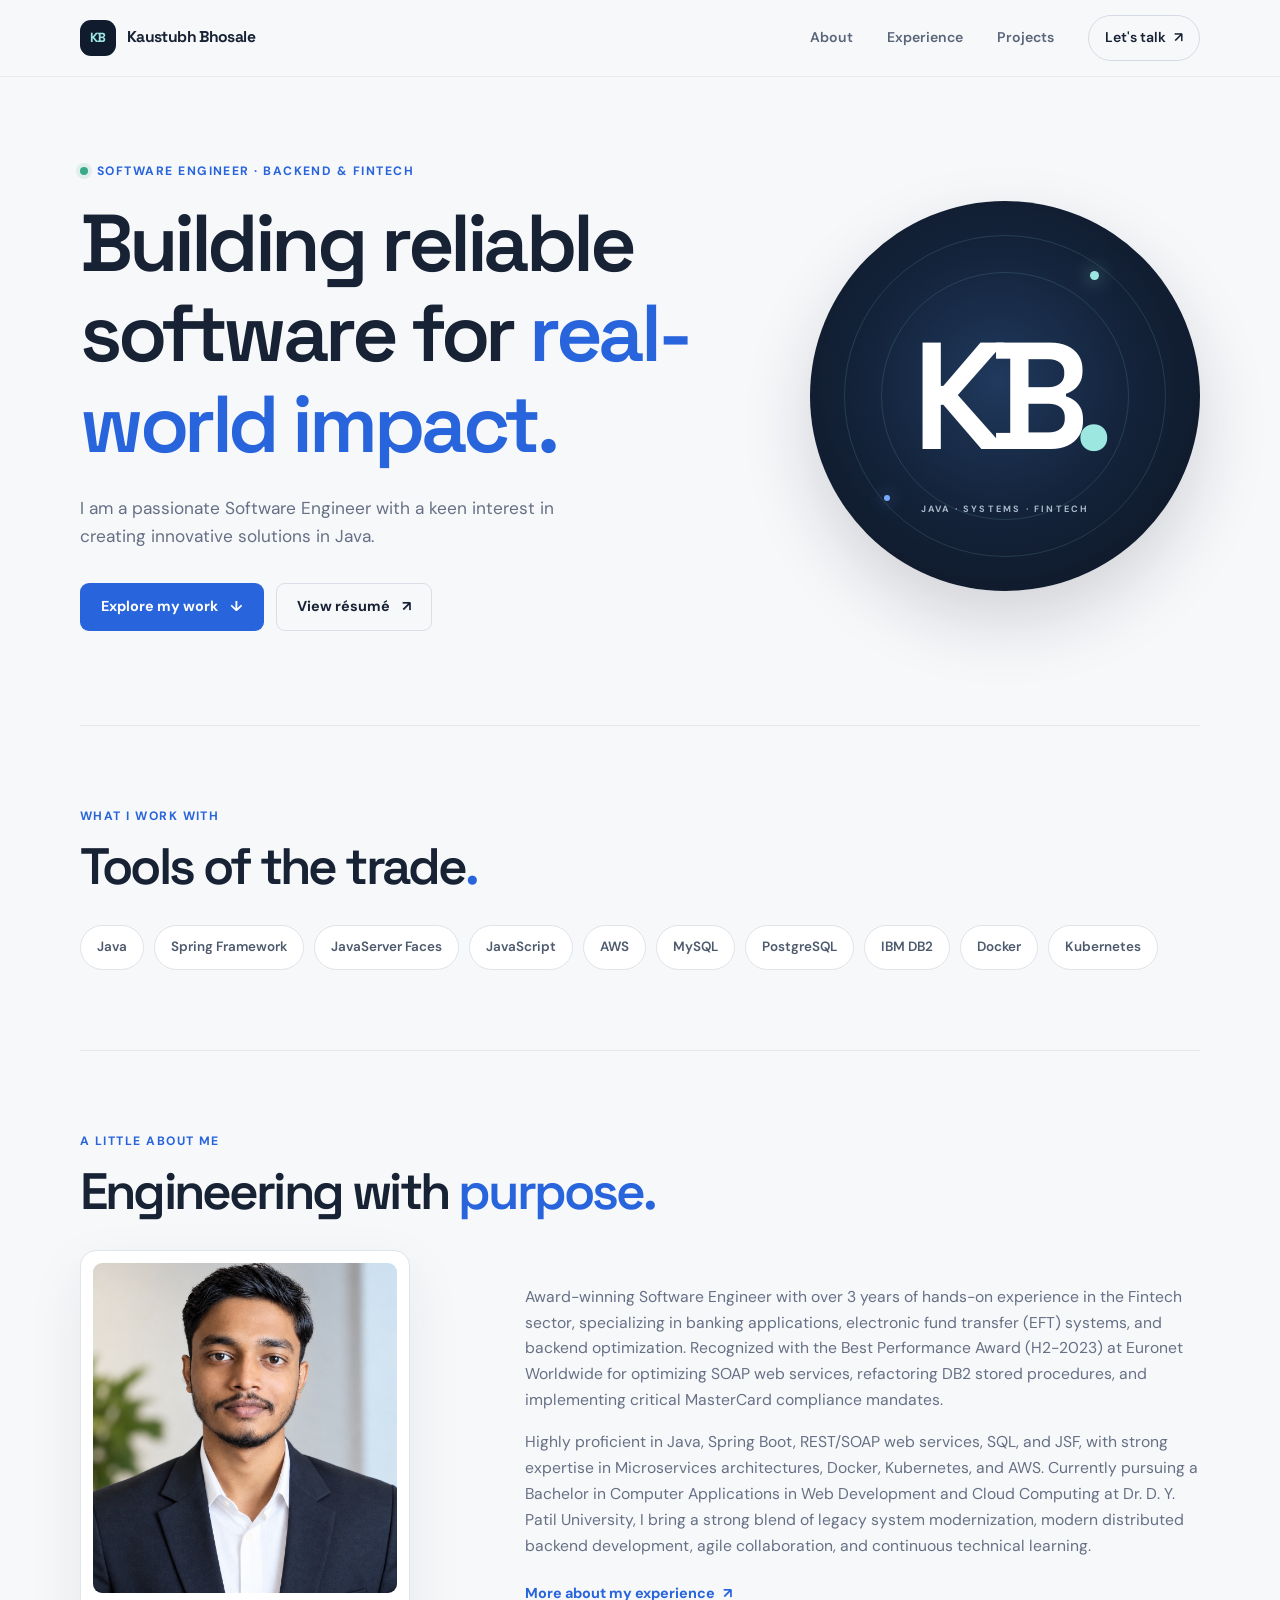
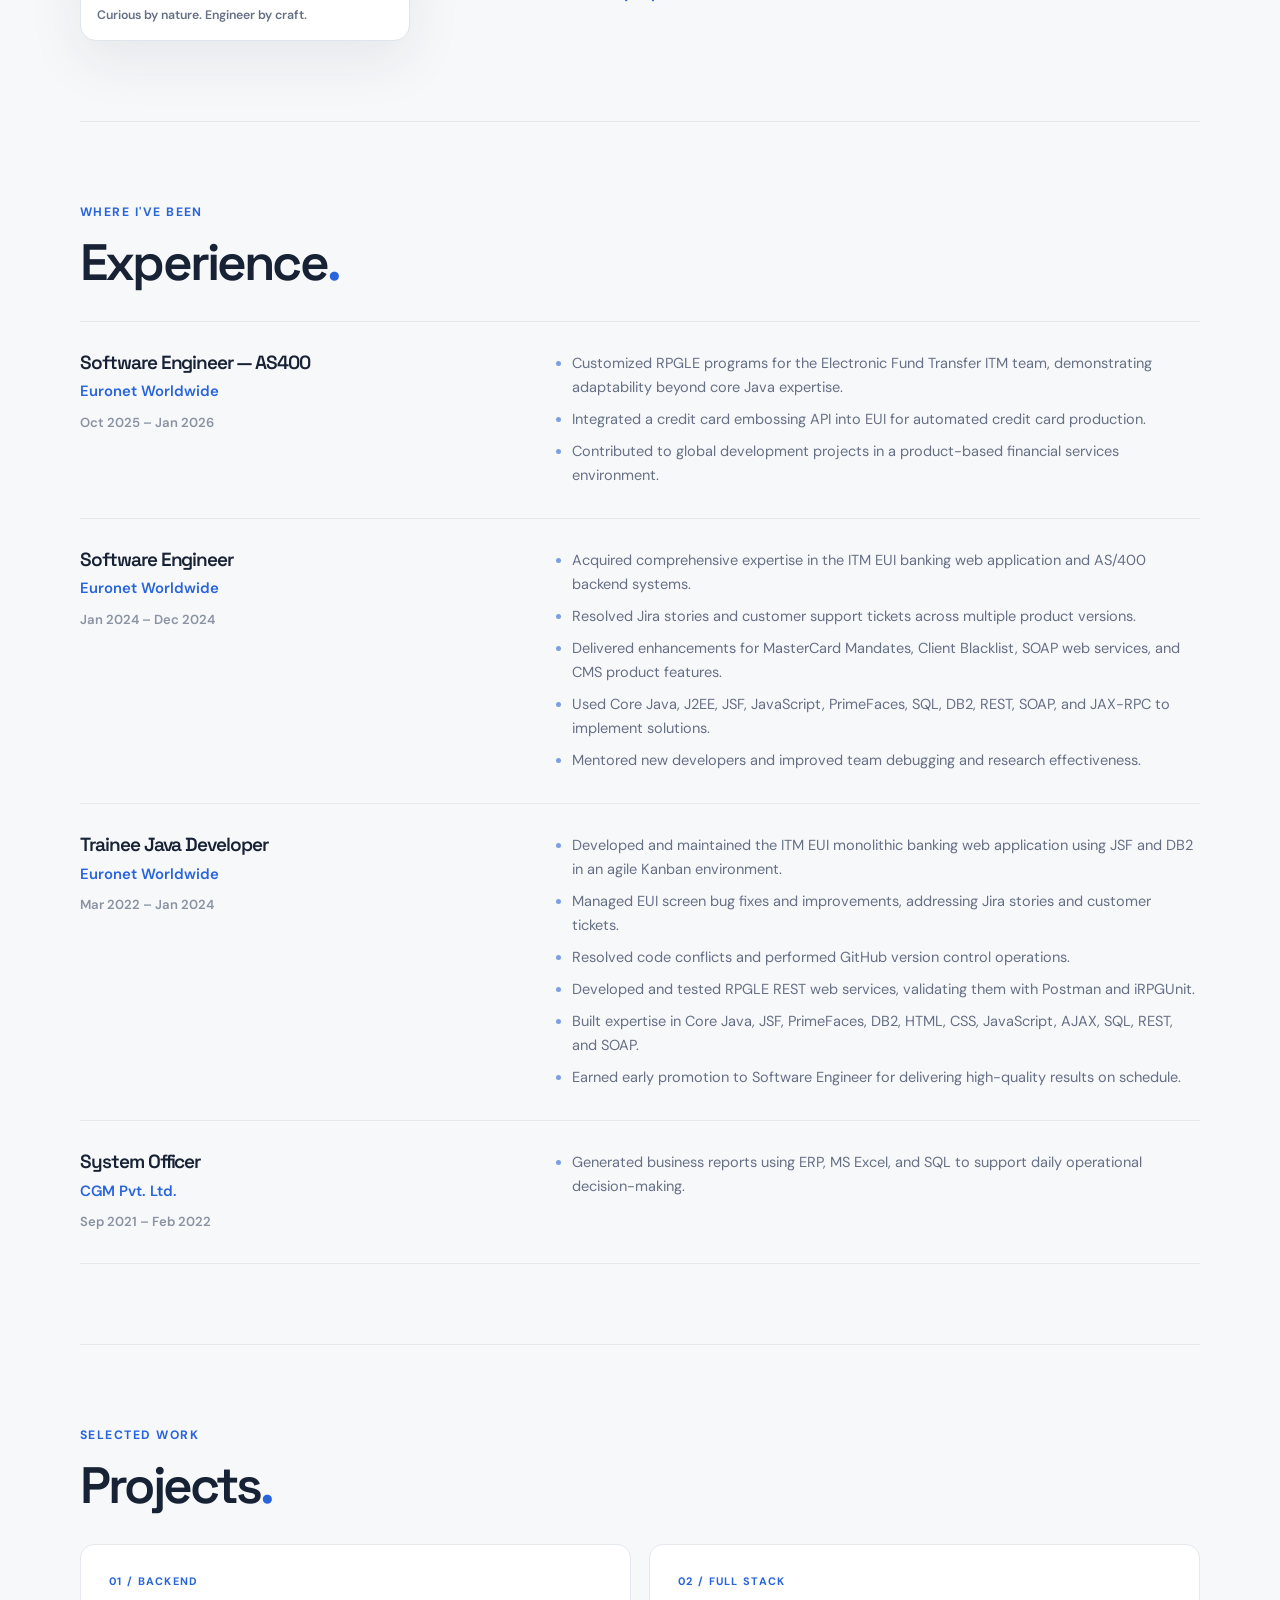
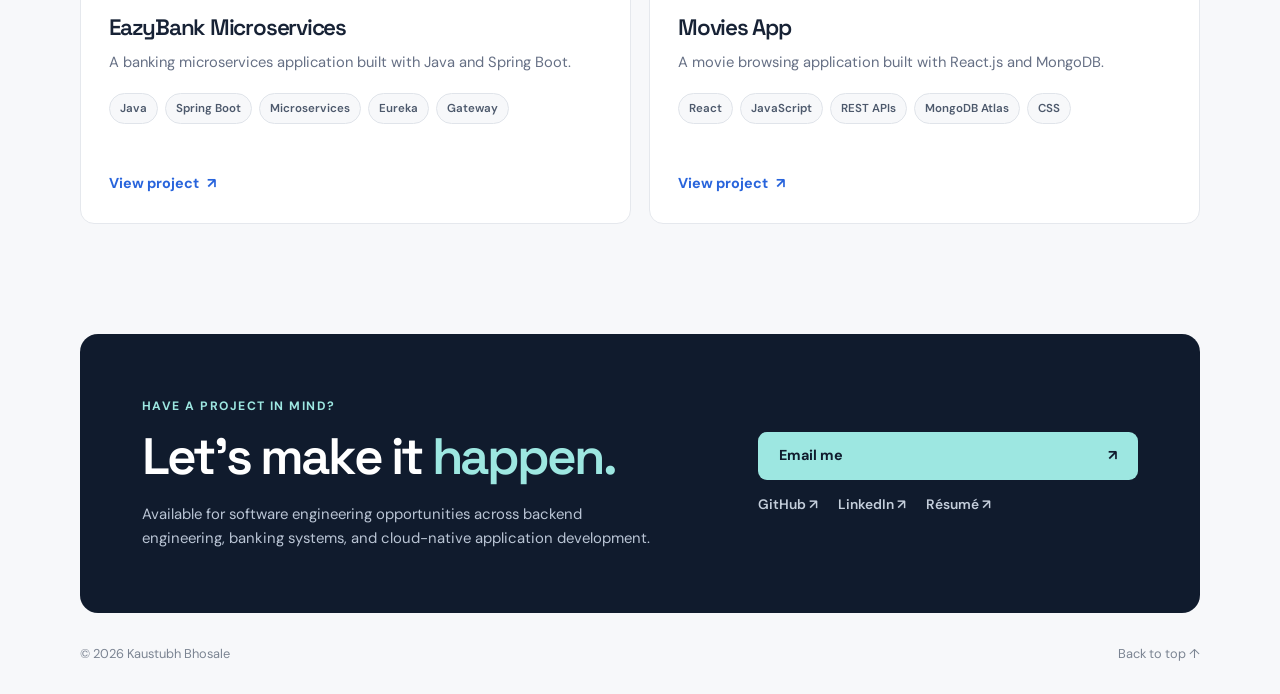
<file: index.html>
<!doctype html>
<html lang="en">
  <head>
    <meta charset="UTF-8" />
    <meta name="viewport" content="width=device-width, initial-scale=1.0" />
    <meta
      name="description"
      content="Kaustubh Bhosale is a software engineer specializing in Java, banking applications, and backend development."
    />
    <meta name="theme-color" content="#101b2d" />
    <link rel="preconnect" href="https://fonts.googleapis.com" />
    <link rel="preconnect" href="https://fonts.gstatic.com" crossorigin />
    <link
      href="https://fonts.googleapis.com/css2?family=DM+Sans:wght@400;500;600;700&family=Space+Grotesk:wght@500;600;700&display=swap"
      rel="stylesheet"
    />
    <link rel="stylesheet" href="index.css" />
    <title>Kaustubh Bhosale - Portfolio</title>
  </head>
  <body>
    <header class="site-header">
      <nav class="navbar container" aria-label="Main navigation">
        <a class="brand" href="#home" aria-label="Kaustubh Bhosale, home">
          <span class="brand-mark">KB</span>
          <span>Kaustubh Bhosale</span>
        </a>
        <ul class="nav-links">
          <li><a href="#about">About</a></li>
          <li><a href="#experience">Experience</a></li>
          <li><a href="#projects">Projects</a></li>
          <li><a class="nav-contact" href="#contact">Let's talk <span aria-hidden="true">↗</span></a></li>
        </ul>
      </nav>
    </header>

    <main class="container">
      <section class="home" id="home" aria-labelledby="hero-title">
        <div class="hero-copy">
          <p class="eyebrow"><span class="status-dot"></span> Software engineer · Backend &amp; fintech</p>
          <h1 id="hero-title">Building reliable software for <span>real-world impact.</span></h1>
          <p class="hero-intro">
          I am a passionate Software Engineer with a keen interest in creating
          innovative solutions in Java.
          </p>
          <div class="hero-actions">
            <a class="button button-primary" href="#projects">Explore my work <span aria-hidden="true">↓</span></a>
            <a class="button button-secondary" href="resources/Kaustubh_Bhosale_Resume.pdf" target="_blank" rel="noreferrer">View résumé <span aria-hidden="true">↗</span></a>
          </div>
        </div>
        <div class="hero-visual" aria-hidden="true">
          <div class="hero-orbit orbit-one"></div>
          <div class="hero-orbit orbit-two"></div>
          <div class="hero-monogram">KB<span>.</span></div>
          <span class="hero-caption">JAVA · SYSTEMS · FINTECH</span>
        </div>
      </section>

      <section class="content-section" aria-labelledby="skills-title">
        <div class="section-heading">
          <p class="eyebrow">What I work with</p>
          <h2 id="skills-title">Tools of the trade<span>.</span></h2>
        </div>
        <ul class="skills">
          <li>Java</li>
          <li>Spring Framework</li>
          <li>JavaServer Faces</li>
          <li>JavaScript</li>
          <li>AWS</li>
          <li>MySQL</li>
          <li>PostgreSQL</li>
          <li>IBM DB2</li>
          <li>Docker</li>
          <li>Kubernetes</li>
        </ul>
      </section>

      <section class="content-section" id="about" aria-labelledby="about-title">
        <div class="section-heading">
          <p class="eyebrow">A little about me</p>
          <h2 id="about-title">Engineering with <span>purpose.</span></h2>
        </div>
        <div class="about">
          <div class="portrait-frame">
            <img src="resources/img/me.png" alt="Portrait of Kaustubh Bhosale" />
            <span class="portrait-note">Curious by nature. Engineer by craft.</span>
          </div>
          <div class="about-copy">
            <p>
              Award-winning Software Engineer with over 3 years of hands-on
              experience in the Fintech sector, specializing in banking
              applications, electronic fund transfer (EFT) systems, and backend
              optimization. Recognized with the Best Performance Award (H2-2023) at
              Euronet Worldwide for optimizing SOAP web services, refactoring DB2
              stored procedures, and implementing critical MasterCard compliance
              mandates.
            </p>
            <p>
              Highly proficient in Java, Spring Boot, REST/SOAP web services, SQL,
              and JSF, with strong expertise in Microservices architectures, Docker,
              Kubernetes, and AWS. Currently pursuing a Bachelor in Computer
              Applications in Web Development and Cloud Computing at Dr. D. Y. Patil
              University, I bring a strong blend of legacy system modernization,
              modern distributed backend development, agile collaboration, and
              continuous technical learning.
            </p>
            <a class="text-link" href="resources/Kaustubh_Bhosale_Resume.pdf" target="_blank" rel="noreferrer">More about my experience <span aria-hidden="true">↗</span></a>
          </div>
        </div>
      </section>

      <section class="content-section" id="experience" aria-labelledby="experience-title">
        <div class="section-heading">
          <p class="eyebrow">Where I've been</p>
          <h2 id="experience-title">Experience<span>.</span></h2>
        </div>
        <div class="experience">
          <article class="job">
            <div class="job-heading">
              <div><h3>Software Engineer — AS400</h3><p class="company">Euronet Worldwide</p></div>
              <p class="job-date">Oct 2025 – Jan 2026</p>
            </div>
            <ul>
              <li>Customized RPGLE programs for the Electronic Fund Transfer ITM team, demonstrating adaptability beyond core Java expertise.</li>
              <li>Integrated a credit card embossing API into EUI for automated credit card production.</li>
              <li>Contributed to global development projects in a product-based financial services environment.</li>
            </ul>
          </article>
          <article class="job">
            <div class="job-heading">
              <div><h3>Software Engineer</h3><p class="company">Euronet Worldwide</p></div>
              <p class="job-date">Jan 2024 – Dec 2024</p>
            </div>
            <ul>
              <li>Acquired comprehensive expertise in the ITM EUI banking web application and AS/400 backend systems.</li>
              <li>Resolved Jira stories and customer support tickets across multiple product versions.</li>
              <li>Delivered enhancements for MasterCard Mandates, Client Blacklist, SOAP web services, and CMS product features.</li>
              <li>Used Core Java, J2EE, JSF, JavaScript, PrimeFaces, SQL, DB2, REST, SOAP, and JAX-RPC to implement solutions.</li>
              <li>Mentored new developers and improved team debugging and research effectiveness.</li>
            </ul>
          </article>
          <article class="job">
            <div class="job-heading">
              <div><h3>Trainee Java Developer</h3><p class="company">Euronet Worldwide</p></div>
              <p class="job-date">Mar 2022 – Jan 2024</p>
            </div>
            <ul>
              <li>Developed and maintained the ITM EUI monolithic banking web application using JSF and DB2 in an agile Kanban environment.</li>
              <li>Managed EUI screen bug fixes and improvements, addressing Jira stories and customer tickets.</li>
              <li>Resolved code conflicts and performed GitHub version control operations.</li>
              <li>Developed and tested RPGLE REST web services, validating them with Postman and iRPGUnit.</li>
              <li>Built expertise in Core Java, JSF, PrimeFaces, DB2, HTML, CSS, JavaScript, AJAX, SQL, REST, and SOAP.</li>
              <li>Earned early promotion to Software Engineer for delivering high-quality results on schedule.</li>
            </ul>
          </article>
          <article class="job">
            <div class="job-heading">
              <div><h3>System Officer</h3><p class="company">CGM Pvt. Ltd.</p></div>
              <p class="job-date">Sep 2021 – Feb 2022</p>
            </div>
            <ul>
              <li>Generated business reports using ERP, MS Excel, and SQL to support daily operational decision-making.</li>
            </ul>
          </article>
        </div>
      </section>

      <section class="content-section" id="projects" aria-labelledby="projects-title">
        <div class="section-heading">
          <p class="eyebrow">Selected work</p>
          <h2 id="projects-title">Projects<span>.</span></h2>
        </div>
        <div class="projects">
          <article class="project-card">
            <span class="project-number">01 / BACKEND</span>
            <h3>EazyBank Microservices</h3>
            <p>A banking microservices application built with Java and Spring Boot.</p>
            <ul class="project-tags"><li>Java</li><li>Spring Boot</li><li>Microservices</li><li>Eureka</li><li>Gateway</li></ul>
            <a class="text-link" href="https://github.com/kaustubh003/eazybank-microservices" target="_blank" rel="noopener noreferrer">View project <span aria-hidden="true">↗</span></a>
          </article>
          <article class="project-card">
            <span class="project-number">02 / FULL STACK</span>
            <h3>Movies App</h3>
            <p>A movie browsing application built with React.js and MongoDB.</p>
            <ul class="project-tags"><li>React</li><li>JavaScript</li><li>REST APIs</li><li>MongoDB Atlas</li><li>CSS</li></ul>
            <a class="text-link" href="https://github.com/kaustubh003/movies-app-client" target="_blank" rel="noopener noreferrer">View project <span aria-hidden="true">↗</span></a>
          </article>
        </div>
      </section>

      <section class="contact-section" id="contact" aria-labelledby="contact-title">
        <div>
          <p class="eyebrow">Have a project in mind?</p>
          <h2 id="contact-title">Let's make it <span>happen.</span></h2>
          <p>Available for software engineering opportunities across backend engineering, banking systems, and cloud-native application development.</p>
        </div>
        <div class="contact-links">
          <a class="button button-light" href="mailto:kaustubhbhosale003@gmail.com">Email me <span aria-hidden="true">↗</span></a>
          <a href="https://github.com/kaustubh003" target="_blank" rel="noopener noreferrer">GitHub <span aria-hidden="true">↗</span></a>
          <a href="https://www.linkedin.com/in/kaustubhbhosale003" target="_blank" rel="noopener noreferrer">LinkedIn <span aria-hidden="true">↗</span></a>
          <a href="resources/Kaustubh_Bhosale_Resume.pdf" target="_blank" rel="noreferrer">Résumé <span aria-hidden="true">↗</span></a>
        </div>
      </section>
    </main>
    <footer class="site-footer container">
      <p>© 2026 Kaustubh Bhosale</p>
      <a href="#home">Back to top ↑</a>
    </footer>
  </body>
</html>
</file>
<file: index.css>
:root {
  color-scheme: light;
  --ink: #172235;
  --muted: #667085;
  --navy: #101b2d;
  --blue: #2864dc;
  --blue-dark: #1d4eb4;
  --cyan: #9de7e1;
  --paper: #f7f8fa;
  --line: #e5e8ed;
  --white: #fff;
  --font-body: "DM Sans", "Segoe UI", sans-serif;
  --font-display: "Space Grotesk", "Segoe UI", sans-serif;
}

* {
  box-sizing: border-box;
  margin: 0;
  padding: 0;
}

html {
  scroll-behavior: smooth;
  scroll-padding-top: 100px;
}

body {
  background: var(--paper);
  color: var(--ink);
  font-family: var(--font-body);
  font-size: 16px;
  line-height: 1.65;
  -webkit-font-smoothing: antialiased;
}

a {
  color: inherit;
  text-decoration: none;
}

a:focus-visible {
  outline: 3px solid var(--blue);
  outline-offset: 4px;
}

.container {
  width: min(1120px, calc(100% - 48px));
  margin-inline: auto;
}

.site-header {
  position: sticky;
  top: 0;
  z-index: 10;
  background: rgba(247, 248, 250, 0.92);
  border-bottom: 1px solid rgba(23, 34, 53, 0.07);
  backdrop-filter: blur(16px);
}

.navbar {
  min-height: 76px;
  display: flex;
  align-items: center;
  justify-content: space-between;
  gap: 24px;
}

.brand {
  display: inline-flex;
  align-items: center;
  gap: 11px;
  font-family: var(--font-display);
  font-size: 0.98rem;
  font-weight: 700;
  letter-spacing: -0.04em;
}

.brand-mark {
  width: 36px;
  height: 36px;
  display: grid;
  place-items: center;
  border-radius: 11px;
  background: var(--navy);
  color: var(--cyan);
  font-size: 0.83rem;
  letter-spacing: -0.05em;
}

.nav-links {
  display: flex;
  align-items: center;
  gap: clamp(18px, 3vw, 34px);
  list-style: none;
  font-size: 0.88rem;
  font-weight: 600;
}

.nav-links a {
  color: #596579;
  transition: color 180ms ease;
}

.nav-links a:hover {
  color: var(--blue);
}

.nav-links .nav-contact {
  display: inline-flex;
  align-items: center;
  gap: 8px;
  padding: 10px 16px;
  border: 1px solid #d5dbe5;
  border-radius: 999px;
  color: var(--ink);
}

.nav-links .nav-contact:hover {
  border-color: var(--blue);
  color: var(--blue);
}

.home {
  min-height: 620px;
  display: grid;
  grid-template-columns: 1.2fr 0.8fr;
  align-items: center;
  gap: 40px;
  padding-block: 84px 94px;
}

.hero-copy {
  position: relative;
  z-index: 1;
}

.eyebrow {
  display: flex;
  align-items: center;
  gap: 9px;
  margin-bottom: 18px;
  color: var(--blue);
  font-size: 0.76rem;
  font-weight: 700;
  letter-spacing: 0.12em;
  text-transform: uppercase;
}

.status-dot {
  width: 8px;
  height: 8px;
  border-radius: 50%;
  background: #39a987;
  box-shadow: 0 0 0 4px rgba(57, 169, 135, 0.12);
}

h1,
h2,
h3 {
  font-family: var(--font-display);
  letter-spacing: -0.055em;
  line-height: 1.12;
}

.home h1 {
  max-width: 680px;
  font-size: clamp(3.2rem, 6.3vw, 5.6rem);
  font-weight: 600;
}

.home h1 span,
.section-heading h2 span,
.contact-section h2 span {
  color: var(--blue);
}

.hero-intro {
  max-width: 510px;
  margin-top: 24px;
  color: var(--muted);
  font-size: 1.08rem;
}

.hero-actions {
  display: flex;
  flex-wrap: wrap;
  gap: 12px;
  margin-top: 32px;
}

.button {
  display: inline-flex;
  align-items: center;
  justify-content: center;
  gap: 12px;
  min-height: 48px;
  padding: 0 20px;
  border: 1px solid transparent;
  border-radius: 9px;
  font-size: 0.9rem;
  font-weight: 700;
  transition: transform 180ms ease, background 180ms ease, border-color 180ms ease;
}

.button:hover {
  transform: translateY(-2px);
}

.button-primary {
  background: var(--blue);
  color: var(--white);
}

.button-primary:hover {
  background: var(--blue-dark);
}

.button-secondary {
  border-color: #d9dee7;
  background: transparent;
  color: var(--ink);
}

.button-secondary:hover {
  border-color: #aeb9ca;
  background: var(--white);
}

.hero-visual {
  position: relative;
  width: min(100%, 390px);
  aspect-ratio: 1;
  display: grid;
  place-items: center;
  justify-self: end;
  border-radius: 50%;
  background: radial-gradient(circle at 48% 46%, #20395d 0, #14243c 43%, #101b2d 72%);
  box-shadow: 0 30px 70px rgba(16, 27, 45, 0.16);
  overflow: hidden;
}

.hero-visual::before,
.hero-visual::after {
  position: absolute;
  content: "";
  border: 1px solid rgba(157, 231, 225, 0.14);
  border-radius: 50%;
}

.hero-visual::before {
  width: 82%;
  aspect-ratio: 1;
}

.hero-visual::after {
  width: 63%;
  aspect-ratio: 1;
}

.hero-orbit {
  position: absolute;
  z-index: 1;
  width: 9px;
  height: 9px;
  border-radius: 50%;
  background: var(--cyan);
  box-shadow: 0 0 18px rgba(157, 231, 225, 0.8);
}

.orbit-one {
  top: 18%;
  right: 26%;
}

.orbit-two {
  bottom: 23%;
  left: 19%;
  width: 6px;
  height: 6px;
  background: #77a9ff;
  box-shadow: 0 0 16px rgba(119, 169, 255, 0.8);
}

.hero-monogram {
  position: relative;
  z-index: 2;
  color: var(--white);
  font-family: var(--font-display);
  font-size: clamp(6rem, 14vw, 9.5rem);
  font-weight: 600;
  letter-spacing: -0.12em;
  line-height: 1;
}

.hero-monogram span {
  color: var(--cyan);
}

.hero-caption {
  position: absolute;
  bottom: 19%;
  z-index: 2;
  color: #aab8ca;
  font-size: 0.57rem;
  font-weight: 700;
  letter-spacing: 0.24em;
}

.content-section {
  padding-block: 80px;
  border-top: 1px solid var(--line);
  scroll-margin-top: 95px;
}

.section-heading {
  margin-bottom: 30px;
}

.section-heading .eyebrow,
.contact-section .eyebrow {
  margin-bottom: 12px;
}

.section-heading h2,
.contact-section h2 {
  font-size: clamp(2.15rem, 4vw, 3.3rem);
  font-weight: 600;
}

.skills {
  display: flex;
  flex-wrap: wrap;
  gap: 10px;
  list-style: none;
}

.skills li,
.project-tags li {
  border: 1px solid #e0e4ea;
  border-radius: 999px;
  background: var(--white);
  color: #4d596c;
  font-size: 0.84rem;
  font-weight: 600;
}

.skills li {
  padding: 10px 16px;
  transition: border-color 180ms ease, color 180ms ease, transform 180ms ease;
}

.skills li:hover {
  transform: translateY(-2px);
  border-color: #a9c2f4;
  color: var(--blue);
}

.about {
  display: grid;
  grid-template-columns: minmax(220px, 0.7fr) 1.3fr;
  align-items: center;
  gap: clamp(36px, 7vw, 82px);
}

.portrait-frame {
  position: relative;
  max-width: 330px;
  padding: 12px;
  border: 1px solid #dfe5ed;
  border-radius: 16px;
  background: var(--white);
  box-shadow: 0 20px 55px rgba(23, 34, 53, 0.08);
}

.portrait-frame img {
  display: block;
  width: 100%;
  aspect-ratio: 0.92;
  object-fit: cover;
  border-radius: 9px;
  background: #e8eef5;
}

.portrait-note {
  display: block;
  padding: 12px 4px 2px;
  color: var(--muted);
  font-size: 0.77rem;
  font-weight: 600;
}

.about-copy p {
  margin-bottom: 16px;
  color: var(--muted);
  font-size: 0.98rem;
}

.text-link {
  display: inline-flex;
  align-items: center;
  gap: 8px;
  margin-top: 8px;
  color: var(--blue);
  font-size: 0.9rem;
  font-weight: 700;
}

.text-link:hover {
  color: var(--blue-dark);
  text-decoration: underline;
  text-underline-offset: 4px;
}

.experience {
  border-top: 1px solid var(--line);
}

.job {
  display: grid;
  grid-template-columns: 0.8fr 1.2fr;
  gap: 44px;
  padding: 30px 0;
  border-bottom: 1px solid var(--line);
}

.job-heading {
  display: flex;
  flex-direction: column;
  align-items: flex-start;
  gap: 8px;
}

.job h3,
.project-card h3 {
  font-size: 1.19rem;
  font-weight: 600;
}

.company {
  margin-top: 6px;
  color: var(--blue);
  font-size: 0.93rem;
  font-weight: 600;
}

.job-date {
  color: #8993a3;
  font-size: 0.82rem;
  font-weight: 600;
}

.job ul {
  display: grid;
  gap: 8px;
  padding-left: 18px;
  color: var(--muted);
  font-size: 0.91rem;
}

.job li::marker {
  color: #7b9fe0;
}

.projects {
  display: grid;
  grid-template-columns: repeat(2, minmax(0, 1fr));
  gap: 18px;
}

.project-card {
  min-height: 280px;
  display: flex;
  flex-direction: column;
  align-items: flex-start;
  padding: 28px;
  border: 1px solid var(--line);
  border-radius: 14px;
  background: var(--white);
  transition: transform 200ms ease, box-shadow 200ms ease, border-color 200ms ease;
}

.project-card:hover {
  transform: translateY(-4px);
  border-color: #d2ddf0;
  box-shadow: 0 18px 42px rgba(23, 34, 53, 0.07);
}

.project-number {
  margin-bottom: 24px;
  color: var(--blue);
  font-size: 0.68rem;
  font-weight: 700;
  letter-spacing: 0.12em;
}

.project-card h3 {
  font-size: 1.4rem;
}

.project-card > p {
  margin-top: 10px;
  color: var(--muted);
  font-size: 0.92rem;
}

.project-tags {
  display: flex;
  flex-wrap: wrap;
  gap: 7px;
  margin-top: 18px;
  list-style: none;
}

.project-tags li {
  padding: 5px 10px;
  background: #f7f8fa;
  font-size: 0.72rem;
}

.project-card .text-link {
  margin-top: auto;
  padding-top: 22px;
}

.contact-section {
  display: flex;
  align-items: center;
  justify-content: space-between;
  gap: 40px;
  margin-top: 30px;
  padding: clamp(30px, 6vw, 62px);
  border-radius: 18px;
  background: var(--navy);
  color: var(--white);
  scroll-margin-top: 100px;
}

.contact-section h2 {
  font-size: clamp(2rem, 4vw, 3.2rem);
}

.contact-section h2 span {
  color: var(--cyan);
}

.contact-section > div:first-child > p:last-child {
  max-width: 520px;
  margin-top: 16px;
  color: #bac5d5;
  font-size: 0.93rem;
}

.contact-section .eyebrow {
  color: var(--cyan);
}

.contact-links {
  display: flex;
  flex-wrap: wrap;
  align-items: center;
  gap: 13px 20px;
  min-width: 180px;
  font-size: 0.86rem;
  font-weight: 600;
}

.contact-links > a:not(.button) {
  color: #c4cedb;
  transition: color 180ms ease;
}

.contact-links > a:not(.button):hover {
  color: var(--cyan);
}

.button-light {
  flex-basis: 100%;
  justify-content: space-between;
  background: var(--cyan);
  color: var(--navy);
}

.button-light:hover {
  background: #c0f3ee;
}

.site-footer {
  display: flex;
  justify-content: space-between;
  gap: 20px;
  padding-block: 30px;
  color: #7b8492;
  font-size: 0.8rem;
}

.site-footer a:hover {
  color: var(--blue);
}

@media (max-width: 760px) {
  .container {
    width: min(100% - 36px, 560px);
  }

  .navbar {
    min-height: 68px;
  }

  .nav-links {
    gap: 15px;
    font-size: 0.8rem;
  }

  .nav-links .nav-contact {
    padding: 8px 12px;
  }

  .home {
    min-height: initial;
    grid-template-columns: 1fr;
    gap: 42px;
    padding-block: 74px 68px;
  }

  .home h1 {
    max-width: 600px;
    font-size: clamp(3rem, 10vw, 4.6rem);
  }

  .hero-visual {
    width: min(68vw, 300px);
    justify-self: center;
  }

  .content-section {
    padding-block: 60px;
  }

  .about {
    grid-template-columns: 1fr;
    gap: 30px;
  }

  .portrait-frame {
    width: min(100%, 300px);
    justify-self: center;
  }

  .job {
    grid-template-columns: 1fr;
    gap: 16px;
  }

  .job-heading {
    flex-direction: row;
    justify-content: space-between;
    gap: 16px;
  }

  .job-date {
    text-align: right;
  }

  .contact-section {
    align-items: flex-start;
    flex-direction: column;
    gap: 30px;
    margin-top: 10px;
  }

  .contact-links {
    min-width: 0;
  }

  .button-light {
    flex-basis: auto;
  }
}

@media (max-width: 480px) {
  .container {
    width: calc(100% - 32px);
  }

  .brand {
    gap: 8px;
    font-size: 0.83rem;
  }

  .brand-mark {
    width: 32px;
    height: 32px;
  }

  .nav-links {
    justify-content: space-between;
    gap: 8px;
    font-size: 0.75rem;
  }

  .navbar {
    min-height: 0;
    align-items: stretch;
    flex-direction: column;
    gap: 8px;
    padding-block: 10px;
  }

  .nav-links .nav-contact {
    padding: 7px 10px;
  }

  .home {
    padding-top: 58px;
  }

  .home h1 {
    font-size: clamp(2.75rem, 13vw, 3.7rem);
  }

  .hero-intro {
    font-size: 1rem;
  }

  .hero-actions {
    align-items: stretch;
    flex-direction: column;
  }

  .button {
    width: 100%;
  }

  .job-heading {
    flex-direction: column;
  }

  .job-date {
    text-align: left;
  }

  .projects {
    grid-template-columns: 1fr;
  }

  .project-card {
    min-height: 260px;
    padding: 24px;
  }

  .site-footer {
    font-size: 0.73rem;
  }
}

@media (prefers-reduced-motion: reduce) {
  *,
  *::before,
  *::after {
    scroll-behavior: auto !important;
    transition-duration: 0.01ms !important;
    animation-duration: 0.01ms !important;
    animation-iteration-count: 1 !important;
  }
}
</file>
